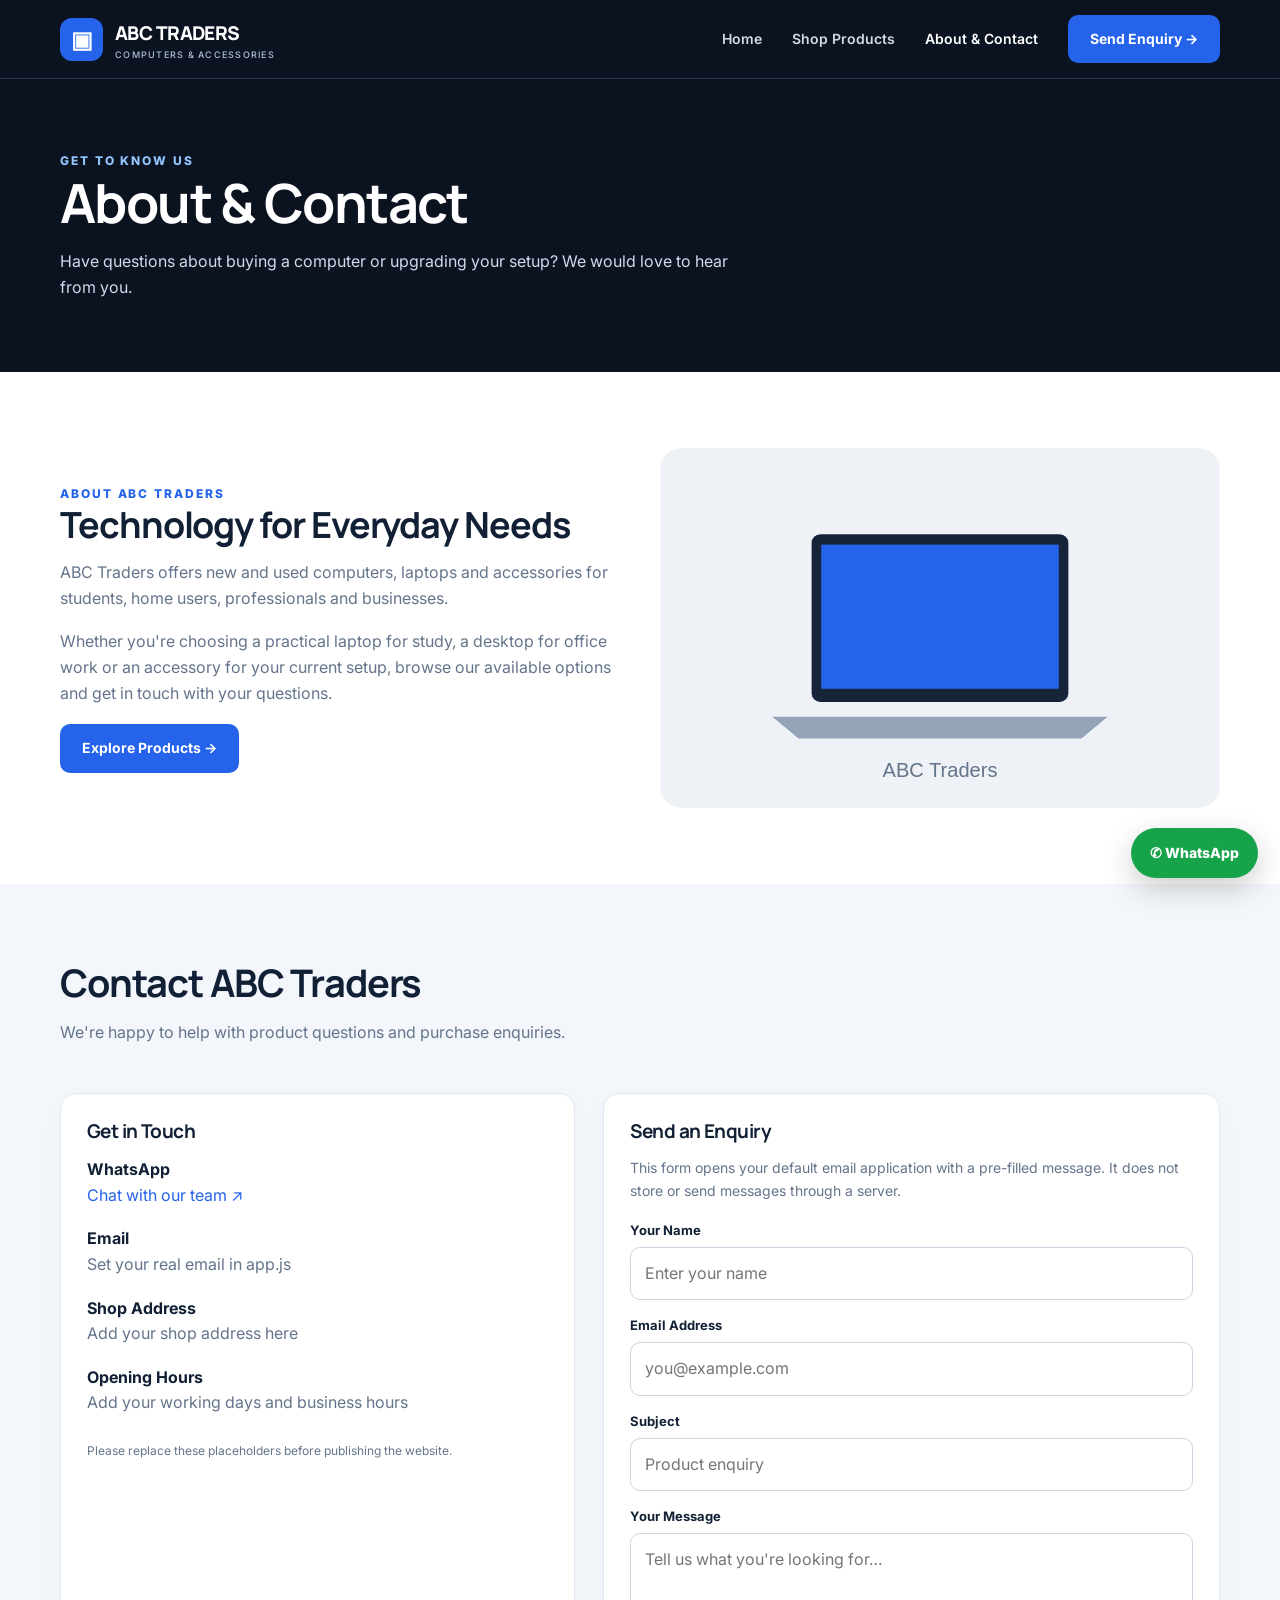
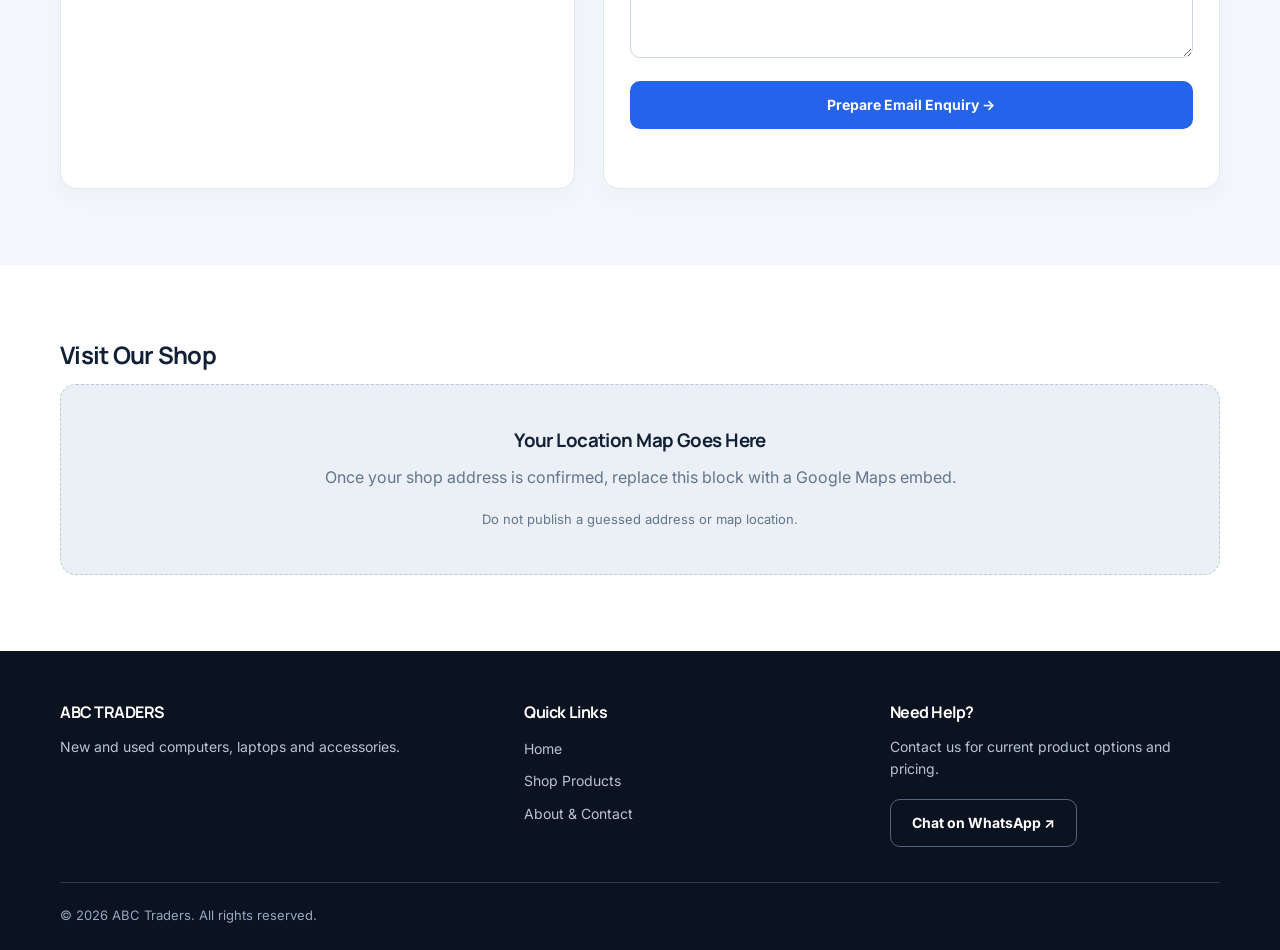
<file: contact.html>
<!doctype html><html lang="en"><head><meta charset="utf-8"><meta name="viewport" content="width=device-width,initial-scale=1"><meta name="description" content="Learn about ABC Traders and contact our team for information about new and used laptops, desktops and computer accessories."><title>About & Contact ABC Traders | Computer Shop</title><link rel="stylesheet" href="styles.css"><script src="app.js" defer></script></head><body>
<header class="site-header"><div class="container nav-wrap"><a href="index.html" class="brand" aria-label="ABC Traders home"><span class="brand-icon" aria-hidden="true">▣</span><span>ABC TRADERS<small>COMPUTERS & ACCESSORIES</small></span></a><button id="nav-toggle" class="nav-toggle" type="button" aria-controls="nav-links" aria-expanded="false" aria-label="Toggle navigation">☰</button><nav id="nav-links" class="nav-links" aria-label="Main navigation"><a href="index.html">Home</a><a href="products.html">Shop Products</a><a class="active" aria-current="page" href="contact.html">About & Contact</a><a class="btn btn-primary" href="#contact-form">Send Enquiry →</a></nav></div></header>
<main><section class="page-hero"><div class="container"><div class="eyebrow">GET TO KNOW US</div><h1>About & Contact</h1><p>Have questions about buying a computer or upgrading your setup? We would love to hear from you.</p></div></section><section class="section"><div class="container about-grid"><div class="about-copy"><div class="eyebrow" style="color:var(--blue)">ABOUT ABC TRADERS</div><h2 style="font-size:36px">Technology for Everyday Needs</h2><p>ABC Traders offers new and used computers, laptops and accessories for students, home users, professionals and businesses.</p><p>Whether you're choosing a practical laptop for study, a desktop for office work or an accessory for your current setup, browse our available options and get in touch with your questions.</p><a class="btn btn-primary" href="products.html">Explore Products →</a></div><img class="about-image" src="https://images.unsplash.com/photo-1516321318423-f06f85e504b3?auto=format&fit=crop&w=1200&q=85" alt="Computer retail and technology workspace" onerror="this.src='assets/product-placeholder.svg'"></div></section><section class="section section-soft"><div class="container"><div class="section-head"><div><h2>Contact ABC Traders</h2><p class="section-subtitle">We're happy to help with product questions and purchase enquiries.</p></div></div><div class="contact-grid"><div class="info-card"><h3>Get in Touch</h3><div class="contact-details"><div><strong>WhatsApp</strong><a href="#" data-whatsapp="Hello ABC Traders, I'd like to contact your shop.">Chat with our team ↗</a></div><div><strong>Email</strong><span class="muted">Set your real email in app.js</span></div><div><strong>Shop Address</strong><span class="muted">Add your shop address here</span></div><div><strong>Opening Hours</strong><span class="muted">Add your working days and business hours</span></div></div><p style="font-size:12px;margin-top:25px">Please replace these placeholders before publishing the website.</p></div><div class="info-card"><h3>Send an Enquiry</h3><p>This form opens your default email application with a pre-filled message. It does not store or send messages through a server.</p><form class="contact-form" id="contact-form"><div><label for="name">Your Name</label><input class="field" id="name" name="name" autocomplete="name" required maxlength="100" placeholder="Enter your name"></div><div><label for="email">Email Address</label><input class="field" id="email" name="email" autocomplete="email" type="email" required maxlength="150" placeholder="you@example.com"></div><div><label for="subject">Subject</label><input class="field" id="subject" name="subject" maxlength="120" placeholder="Product enquiry"></div><div><label for="message">Your Message</label><textarea class="field" id="message" name="message" required maxlength="2000" placeholder="Tell us what you're looking for…"></textarea></div><button class="btn btn-primary" type="submit">Prepare Email Enquiry →</button><p id="form-status" role="status" aria-live="polite" class="muted" style="font-size:13px"></p></form></div></div></div></section><section class="section"><div class="container"><h2>Visit Our Shop</h2><div class="map-placeholder"><h3>Your Location Map Goes Here</h3><p>Once your shop address is confirmed, replace this block with a Google Maps embed.</p><p style="margin:0;font-size:13px">Do not publish a guessed address or map location.</p></div></div></section></main>
<footer class="footer"><div class="container"><div class="footer-grid"><div><h3>ABC TRADERS</h3><p>New and used computers, laptops and accessories.</p></div><div><h3>Quick Links</h3><ul><li><a href="index.html">Home</a></li><li><a href="products.html">Shop Products</a></li><li><a href="contact.html">About & Contact</a></li></ul></div><div><h3>Need Help?</h3><p>Contact us for current product options and pricing.</p><a class="btn btn-dark-outline" href="#" data-whatsapp="Hello ABC Traders, I have a question.">Chat on WhatsApp ↗</a></div></div><div class="footer-bottom">© 2026 ABC Traders. All rights reserved.</div></div></footer><a class="floating-whatsapp" href="#" data-whatsapp="Hello ABC Traders, I would like to enquire about your products." aria-label="Chat with ABC Traders on WhatsApp">✆ WhatsApp</a></body></html>
</file>
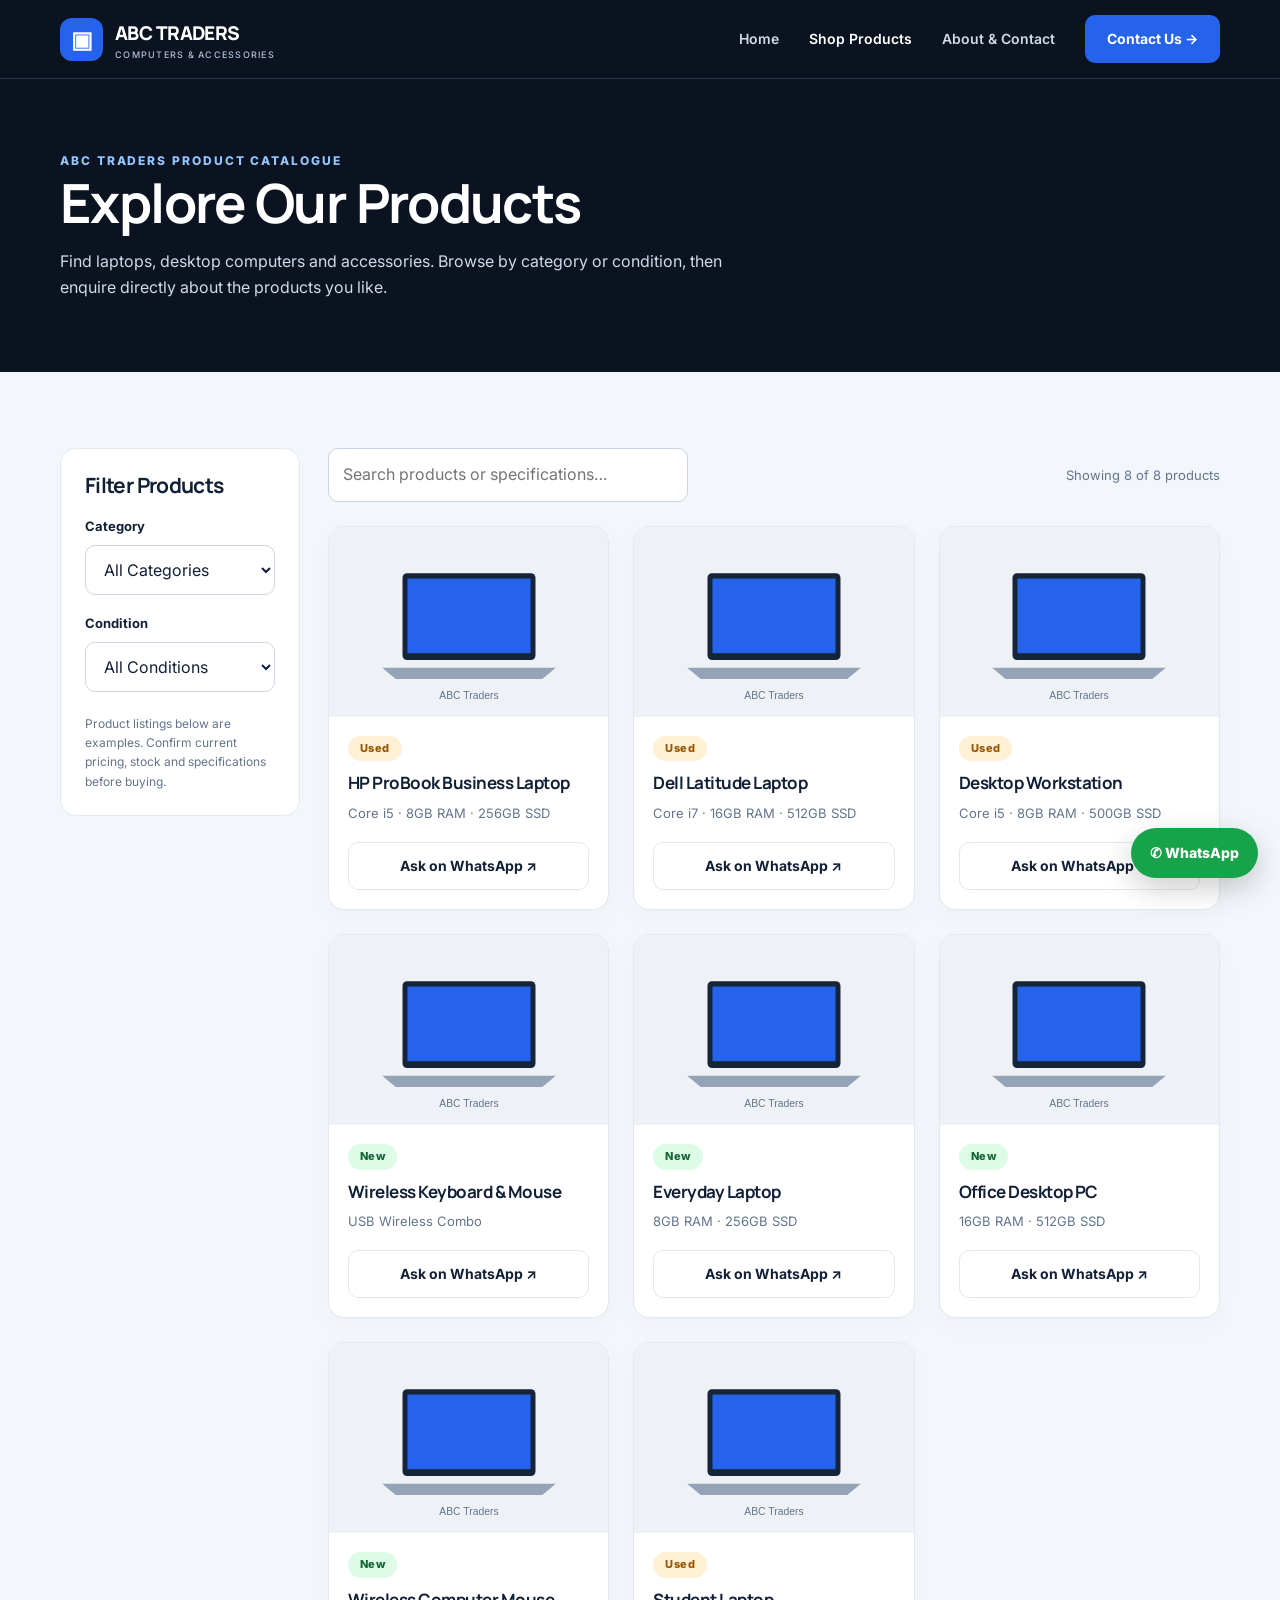
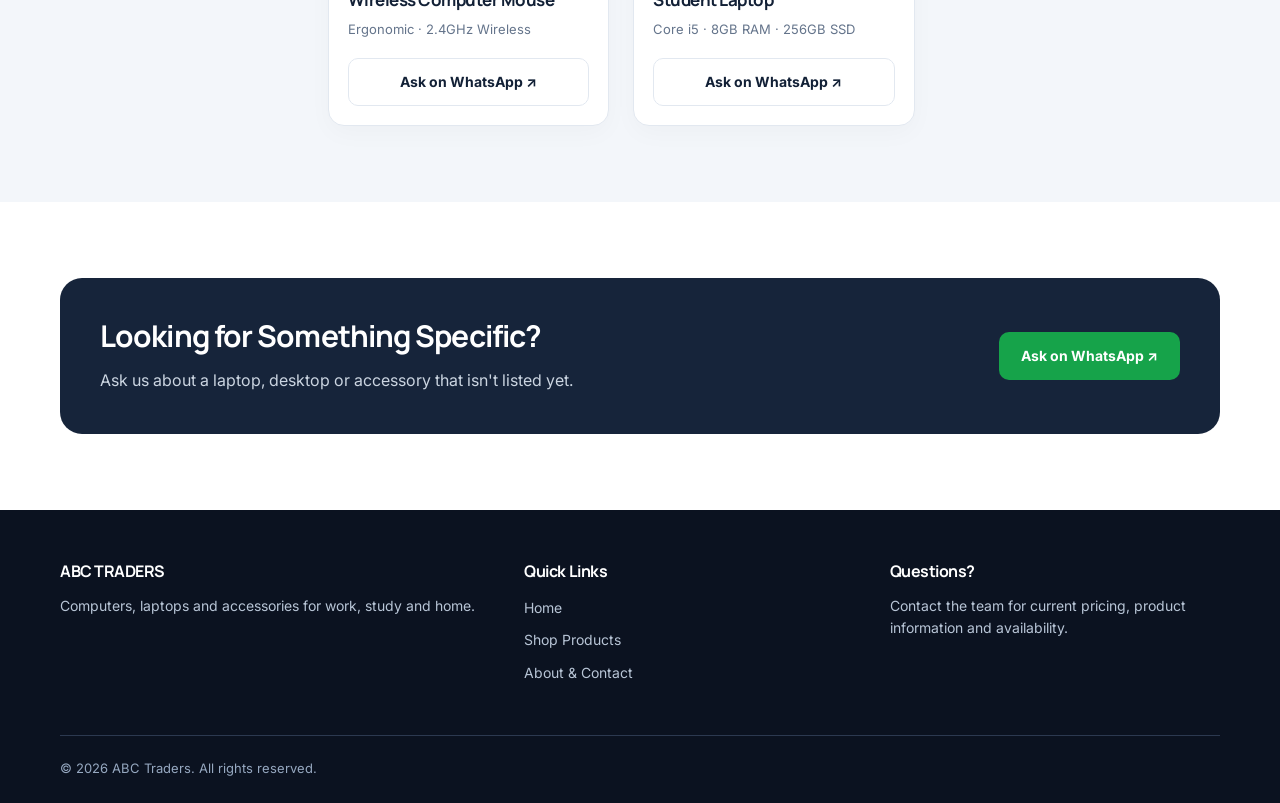
<file: products.html>
<!doctype html><html lang="en"><head><meta charset="utf-8"><meta name="viewport" content="width=device-width,initial-scale=1"><meta name="description" content="Browse new and used laptops, desktop computers and accessories at ABC Traders. Filter products and ask about availability on WhatsApp."><title>Shop Laptops, Computers & Accessories | ABC Traders</title><link rel="stylesheet" href="styles.css"><script src="app.js" defer></script></head><body>
<header class="site-header"><div class="container nav-wrap"><a href="index.html" class="brand" aria-label="ABC Traders home"><span class="brand-icon" aria-hidden="true">▣</span><span>ABC TRADERS<small>COMPUTERS & ACCESSORIES</small></span></a><button id="nav-toggle" class="nav-toggle" type="button" aria-controls="nav-links" aria-expanded="false" aria-label="Toggle navigation">☰</button><nav id="nav-links" class="nav-links" aria-label="Main navigation"><a href="index.html">Home</a><a class="active" aria-current="page" href="products.html">Shop Products</a><a href="contact.html">About & Contact</a><a class="btn btn-primary" href="contact.html">Contact Us →</a></nav></div></header>
<main><section class="page-hero"><div class="container"><div class="eyebrow">ABC TRADERS PRODUCT CATALOGUE</div><h1>Explore Our Products</h1><p>Find laptops, desktop computers and accessories. Browse by category or condition, then enquire directly about the products you like.</p></div></section><section class="section section-soft"><div class="container catalog-layout"><aside class="filters" aria-label="Product filters"><h2 style="font-size:21px;margin:0">Filter Products</h2><label for="category-filter">Category</label><select class="field" id="category-filter"><option value="all">All Categories</option><option value="laptops">Laptops</option><option value="desktops">Desktop Computers</option><option value="accessories">Accessories</option></select><label for="condition-filter">Condition</label><select class="field" id="condition-filter"><option value="all">All Conditions</option><option value="new">New</option><option value="used">Used</option></select><p class="muted" style="font-size:12px;margin:22px 0 0">Product listings below are examples. Confirm current pricing, stock and specifications before buying.</p></aside><div><div class="catalog-toolbar"><input class="field" id="product-search" type="search" placeholder="Search products or specifications…" aria-label="Search products"><p id="product-count" aria-live="polite">Loading products…</p></div><div id="catalog-products" class="grid grid-3"></div><div id="empty-state" class="empty-state hide" role="status">No matching products. Try another search or filter.</div></div></div></section><section class="section"><div class="container"><div class="cta-banner"><div><h2>Looking for Something Specific?</h2><p>Ask us about a laptop, desktop or accessory that isn't listed yet.</p></div><a class="btn btn-green" href="#" data-whatsapp="Hello ABC Traders, I'm looking for a specific computer product. Can you help?">Ask on WhatsApp ↗</a></div></div></section></main>
<footer class="footer"><div class="container"><div class="footer-grid"><div><h3>ABC TRADERS</h3><p>Computers, laptops and accessories for work, study and home.</p></div><div><h3>Quick Links</h3><ul><li><a href="index.html">Home</a></li><li><a href="products.html">Shop Products</a></li><li><a href="contact.html">About & Contact</a></li></ul></div><div><h3>Questions?</h3><p>Contact the team for current pricing, product information and availability.</p></div></div><div class="footer-bottom">© 2026 ABC Traders. All rights reserved.</div></div></footer><a class="floating-whatsapp" href="#" data-whatsapp="Hello ABC Traders, I would like to enquire about your products." aria-label="Chat with ABC Traders on WhatsApp">✆ WhatsApp</a></body></html>
</file>
<file: styles.css>
@import url('https://fonts.googleapis.com/css2?family=Inter:wght@400;500;600;700;800&family=Manrope:wght@500;600;700;800&display=swap');
:root{--navy:#0b1220;--slate:#16243a;--blue:#2563eb;--light:#f3f6fa;--white:#fff;--green:#16a34a;--ink:#122036;--muted:#64748b;--border:#e2e8f0;--radius:16px}*{box-sizing:border-box}html{scroll-behavior:smooth}body{margin:0;font-family:Inter,Arial,sans-serif;color:var(--ink);background:#fff;line-height:1.6}h1,h2,h3,h4{font-family:Manrope,Arial,sans-serif;line-height:1.2;letter-spacing:-.03em;margin:0 0 14px}p{margin:0 0 18px}a{color:inherit;text-decoration:none}button,input,select,textarea{font:inherit}button{cursor:pointer}.container{width:min(1160px,calc(100% - 40px));margin:auto}.site-header{position:sticky;top:0;z-index:50;background:var(--navy);color:white;border-bottom:1px solid #26364c}.nav-wrap{display:flex;justify-content:space-between;align-items:center;gap:22px;min-height:78px}.brand{display:flex;align-items:center;gap:12px;font-family:Manrope;font-size:19px;font-weight:800;letter-spacing:-.03em}.brand-icon{display:grid;place-items:center;background:var(--blue);width:43px;height:43px;border-radius:12px;color:#fff;font-size:23px}.brand small{display:block;font:500 9px Inter;letter-spacing:.14em;color:#afc1da}.nav-links{display:flex;gap:30px;align-items:center}.nav-links a:not(.btn){font-weight:600;color:#d1dae7;font-size:14px}.nav-links a.active,.nav-links a:hover{color:white}.nav-toggle{display:none;background:transparent;border:1px solid #45566f;border-radius:9px;padding:8px 12px;color:white;font-size:22px}.btn{display:inline-flex;gap:9px;justify-content:center;align-items:center;border-radius:10px;border:1px solid transparent;padding:12px 21px;font-weight:700;font-size:14px;transition:transform .15s,background .15s;white-space:nowrap}.btn:hover{transform:translateY(-2px)}.btn-primary{background:var(--blue);color:white}.btn-primary:hover{background:#1d4ed8}.btn-outline{border-color:var(--border);background:white;color:var(--ink)}.btn-dark-outline{color:white;border-color:#53647d;background:transparent}.btn-green{background:var(--green);color:#fff}.eyebrow{text-transform:uppercase;letter-spacing:.16em;color:#93c5fd;font-weight:800;font-size:12px}.hero{background:var(--navy);padding:62px 0 74px;color:white}.hero-inner{display:grid;grid-template-columns:1.05fr 1fr;gap:50px;align-items:center}.hero h1{font-size:clamp(39px,5.2vw,67px);margin:18px 0 22px}.hero h1 span{color:#79aaff}.hero p{color:#cbd5e1;font-size:17px;max-width:530px}.hero-actions{display:flex;flex-wrap:wrap;gap:12px;margin:27px 0}.hero-image{width:100%;height:420px;object-fit:cover;border-radius:24px;box-shadow:0 24px 70px #0006}.hero-features{display:flex;gap:22px;flex-wrap:wrap;font-size:13px;color:#dbeafe}.hero-features span:before{content:'✓';color:#86efac;margin-right:7px}.section{padding:76px 0}.section-soft{background:var(--light)}.section-head{display:flex;justify-content:space-between;align-items:end;gap:15px;margin-bottom:30px}.section-head h2{font-size:clamp(27px,3vw,38px)}.section-subtitle{max-width:660px;color:var(--muted)}.grid{display:grid;gap:24px}.grid-3{grid-template-columns:repeat(3,1fr)}.grid-4{grid-template-columns:repeat(4,1fr)}.category-card,.product-card,.feature-card,.info-card{border:1px solid var(--border);background:white;border-radius:var(--radius);overflow:hidden;box-shadow:0 8px 25px #0b122007}.category-card{transition:transform .2s}.category-card:hover{transform:translateY(-4px)}.category-card img{width:100%;height:220px;object-fit:cover;background:#e9eef6}.category-card .card-body{padding:19px 22px}.category-card h3{font-size:19px;margin:0}.category-card p{color:var(--muted);font-size:13px;margin:8px 0 0}.product-card{display:flex;flex-direction:column}.product-card img{width:100%;height:190px;object-fit:cover;background:#e9eef6}.product-card .card-body{padding:19px;display:flex;flex:1;flex-direction:column}.product-card h3{font-size:17px;margin:12px 0 9px}.product-card p{font-size:13px;color:var(--muted);flex:1}.product-card .btn{width:100%}.badge{display:inline-block;align-self:flex-start;font-size:11px;font-weight:800;letter-spacing:.04em;background:#dbeafe;color:#1d4ed8;border-radius:50px;padding:4px 12px}.badge.used{background:#fff0d6;color:#975800}.badge.new{background:#dcfce7;color:#166534}.feature-card{padding:28px}.feature-icon{width:48px;height:48px;border-radius:12px;background:#e8f0ff;color:var(--blue);display:grid;place-items:center;font-size:24px;margin-bottom:19px}.feature-card h3{font-size:18px}.feature-card p{font-size:14px;color:var(--muted);margin:0}.cta-banner{background:var(--slate);color:white;border-radius:22px;padding:40px;display:flex;justify-content:space-between;align-items:center;gap:24px}.cta-banner h2{font-size:30px}.cta-banner p{color:#cbd5e1;margin:0}.page-hero{background:var(--navy);color:white;padding:72px 0}.page-hero h1{font-size:clamp(36px,4.5vw,54px)}.page-hero p{color:#d0dbea;max-width:680px;margin:0}.catalog-layout{display:grid;grid-template-columns:240px 1fr;gap:28px;align-items:start}.filters{background:#fff;border:1px solid var(--border);border-radius:var(--radius);padding:24px;position:sticky;top:104px}.filters label{display:block;font-size:13px;font-weight:700;margin:18px 0 8px}.field{width:100%;padding:13px 14px;border:1px solid #cbd5e1;border-radius:10px;background:#fff;color:var(--ink);outline-color:var(--blue)}.catalog-toolbar{display:flex;justify-content:space-between;gap:18px;align-items:center;margin-bottom:24px}.catalog-toolbar .field{max-width:360px}.catalog-toolbar p{margin:0;color:var(--muted);font-size:13px}.empty-state{border:1px dashed #a5b4c8;border-radius:14px;padding:40px;text-align:center;color:var(--muted)}.about-grid{display:grid;grid-template-columns:1fr 1fr;gap:40px;align-items:center}.about-image{width:100%;border-radius:22px;height:360px;object-fit:cover}.about-copy p{color:var(--muted)}.contact-grid{display:grid;grid-template-columns:1fr 1.2fr;gap:28px}.info-card{padding:26px}.info-card h3{font-size:19px}.info-card p{color:var(--muted);font-size:14px}.contact-details{display:grid;gap:18px}.contact-details strong{display:block}.contact-details a{color:var(--blue)}.contact-form{display:grid;gap:15px}.contact-form label{display:block;font-weight:700;font-size:13px;margin-bottom:6px}.contact-form textarea{resize:vertical;min-height:125px}.map-placeholder{background:#eaf0f6;border:1px dashed #b9c8d9;border-radius:16px;padding:44px;text-align:center;color:#64748b}.map-placeholder h3{color:var(--ink)}.footer{background:var(--navy);color:white;padding:52px 0 24px}.footer-grid{display:grid;grid-template-columns:1.3fr 1fr 1fr;gap:35px}.footer p,.footer li{color:#b8c5d6;font-size:14px}.footer ul{padding:0;list-style:none}.footer li{margin-bottom:10px}.footer h3{font-size:16px}.footer-bottom{border-top:1px solid #2c3950;margin-top:35px;padding-top:22px;color:#96a8c0;font-size:13px}.floating-whatsapp{position:fixed;right:22px;bottom:22px;background:var(--green);color:#fff;padding:14px 19px;border-radius:40px;box-shadow:0 10px 30px #0003;z-index:49;font-weight:800;font-size:14px}.muted{color:var(--muted)}.hide{display:none!important}img{display:block;max-width:100%}a:focus-visible,button:focus-visible{outline:3px solid #93c5fd;outline-offset:3px}@media(max-width:940px){.grid-4{grid-template-columns:repeat(2,1fr)}.hero-inner{gap:25px}.hero-image{height:340px}.catalog-layout{grid-template-columns:210px 1fr}.grid-3{grid-template-columns:repeat(2,1fr)}}@media(max-width:720px){.nav-toggle{display:block}.nav-links{display:none;position:absolute;top:77px;left:0;right:0;background:var(--navy);padding:18px 20px 24px;flex-direction:column;align-items:stretch;gap:18px}.nav-links.open{display:flex}.nav-links .btn{width:100%}.hero{padding:45px 0}.hero-inner,.about-grid,.contact-grid,.catalog-layout,.footer-grid{grid-template-columns:1fr}.hero-image{height:280px}.section{padding:52px 0}.section-head{align-items:start;flex-direction:column}.grid-3,.grid-4{grid-template-columns:repeat(2,minmax(0,1fr));gap:14px}.category-card img,.product-card img{height:155px}.product-card .card-body{padding:13px}.category-card .card-body{padding:14px}.product-card h3{font-size:15px}.cta-banner{flex-direction:column;align-items:start;padding:28px}.cta-banner h2{font-size:24px}.filters{position:static}.catalog-toolbar{flex-direction:column;align-items:stretch}.catalog-toolbar .field{max-width:none}.about-image{height:280px}}@media(max-width:420px){.container{width:min(100% - 28px,1160px)}.grid-3,.grid-4{grid-template-columns:1fr 1fr;gap:10px}.product-card img,.category-card img{height:125px}.btn{padding:11px 13px}.hero h1{font-size:38px}.floating-whatsapp{right:12px;bottom:12px}}
</file>
